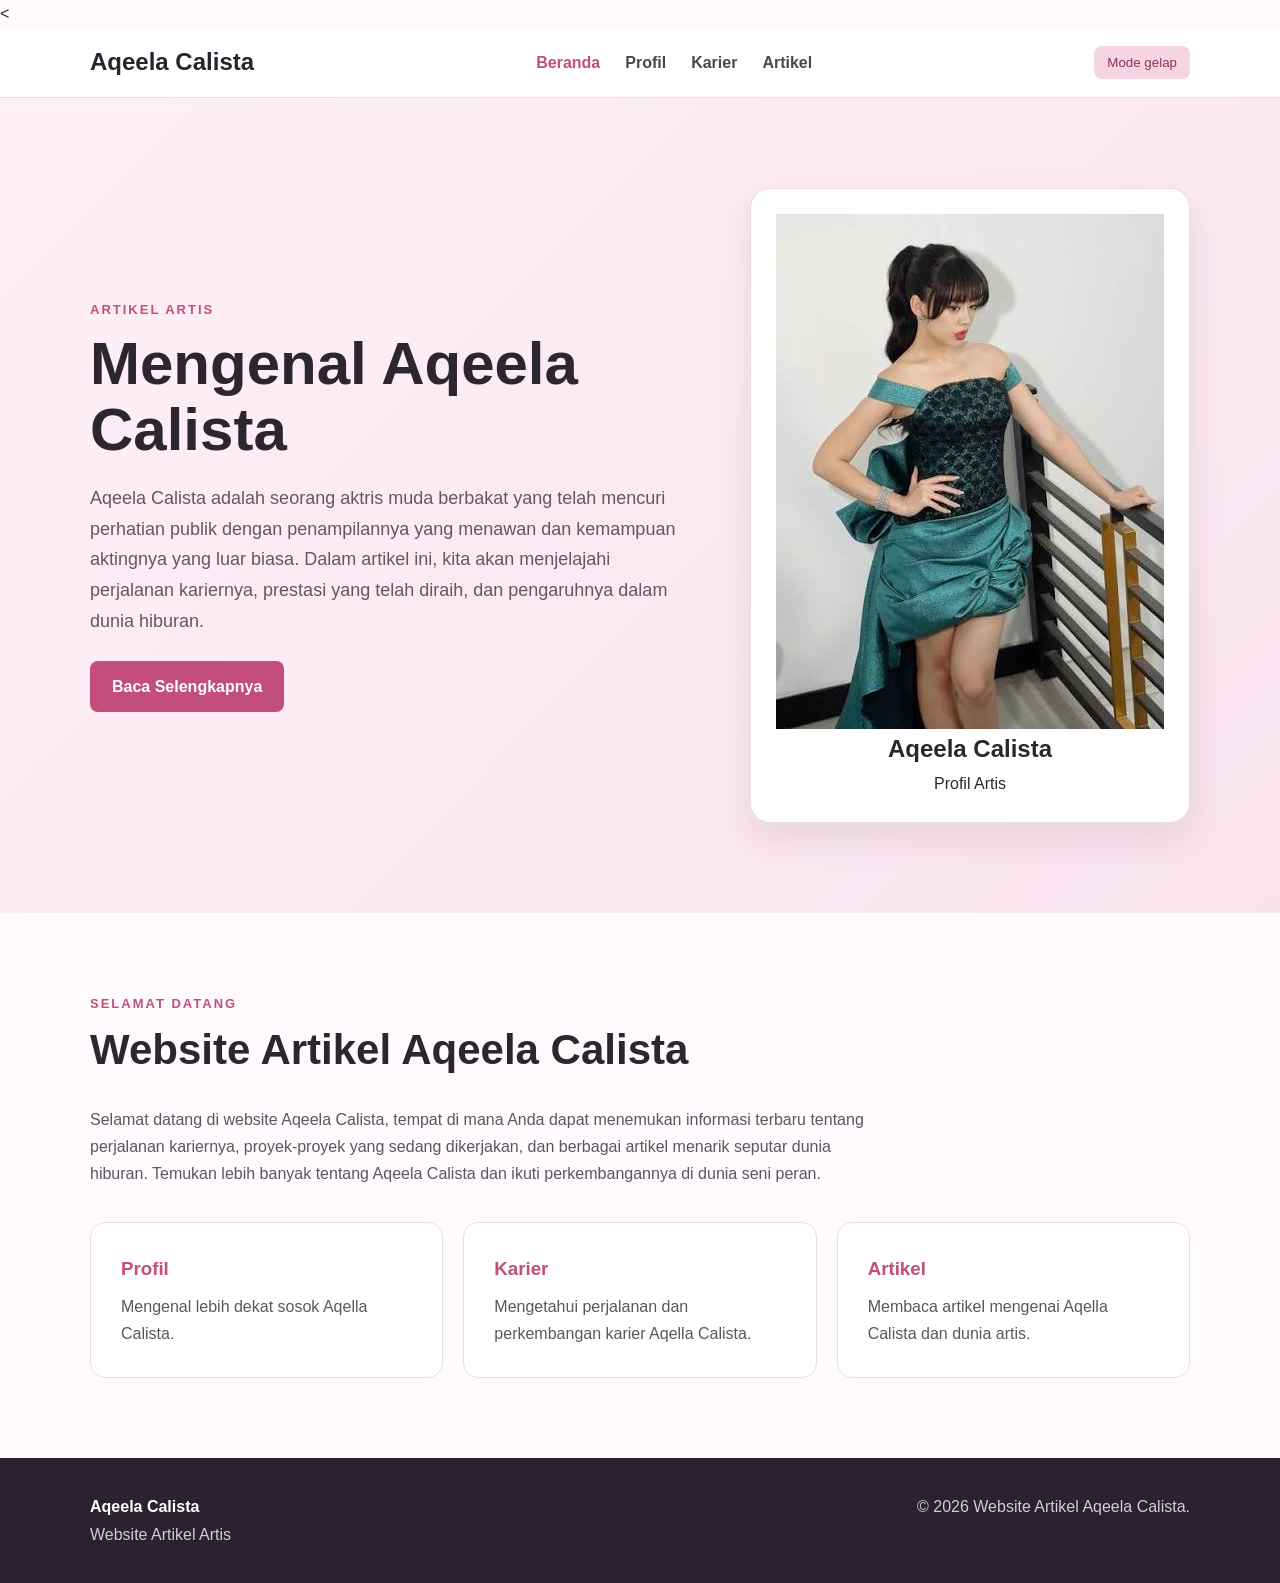
<file: index.html>
<<!DOCTYPE html>
<html lang="id">
    <head>
        <meta charset="UTF-8">
        <meta name="viewport" content="width=device-width, initial-scale=1.0">
        <meta name="description" content="Artikel tentang Aqeela Calista.">
        <title>Aqeela Calista - Artikel Artis</title>
        <link rel="stylesheet" href="style.css">
    </head>
    <body>
        <header>
            <div class="container header-content">
                <a href="index.html" class="logo">Aqeela Calista</a>

                <nav aria-label="Navigasi utama">
                    <a href="index.html" class="active">Beranda</a>
                    <a href="profil.html">Profil</a>
                    <a href="karier.html">Karier</a>
                    <a href="artikel.html">Artikel</a>
                </nav>

                <button id="modeButton" type="button">
                    Mode gelap
                </button>
            </div>
        </header>
        <main>
            <section class="hero">
                <div class="container hero-content">
                    <div class="hero-text">
                        <p class="label">
                            ARTIKEL ARTIS
                        </p>

                        <h1>Mengenal Aqeela Calista</h1>

                        <p class="intro">
                            Aqeela Calista adalah seorang aktris muda berbakat yang telah mencuri
                            perhatian publik dengan penampilannya yang menawan dan kemampuan aktingnya 
                            yang luar biasa. Dalam artikel ini, kita akan menjelajahi perjalanan kariernya,
                            prestasi yang telah diraih, dan pengaruhnya dalam dunia hiburan.
                        </p>

                        <a href="artikel.html" class="button">
                            Baca Selengkapnya
                        </a>
                    </div>

                    <div class="artist-card">
                        <img src="A4.jpg" alt="Aqeela Calista Tampil Menawan di Acara tersebut.">
                        <h2>Aqeela Calista</h2>
                        <p>Profil Artis</p>
                    </div>
                </div>
            </section>
            <section class="section">
                <div class="container">
                    <p class="label">
                        SELAMAT DATANG
                    </p>

                    <h2>Website Artikel Aqeela Calista</h2>

                    <p class="welcome-text">
                        Selamat datang di website Aqeela Calista, tempat di mana Anda dapat menemukan
                        informasi terbaru tentang perjalanan kariernya, proyek-proyek yang sedang dikerjakan,
                        dan berbagai artikel menarik seputar dunia hiburan. Temukan lebih banyak tentang Aqeela
                        Calista dan ikuti perkembangannya di dunia seni peran.
                    </p>
                    <div class="home-cards">
                        <a href="profil.html" class="home-card">
                            <h3>Profil</h3>
                            <p>Mengenal lebih dekat sosok Aqella Calista.</p>
                        </a>

                        <a href="karier.html" class="home-card">
                            <h3>Karier</h3>
                            <p>Mengetahui perjalanan dan perkembangan karier Aqella Calista.</p>
                        </a>

                        <a href="artikel.html" class="home-card">
                            <h3>Artikel</h3>
                            <p>Membaca artikel mengenai Aqella Calista dan dunia artis.</p>
                        </a>
                    </div>
                </div>
            </section>
        </main>
        <footer>
            <div class="container footer-content">
                <div>
                    <strong>Aqeela Calista</strong>
                    <p>Website Artikel Artis</p>
                </div>
                <p>© 2026 Website Artikel Aqeela Calista.</p>
            </div>
        </footer>
        <script src="script.js"></script>
    </body>
</html>
</file>
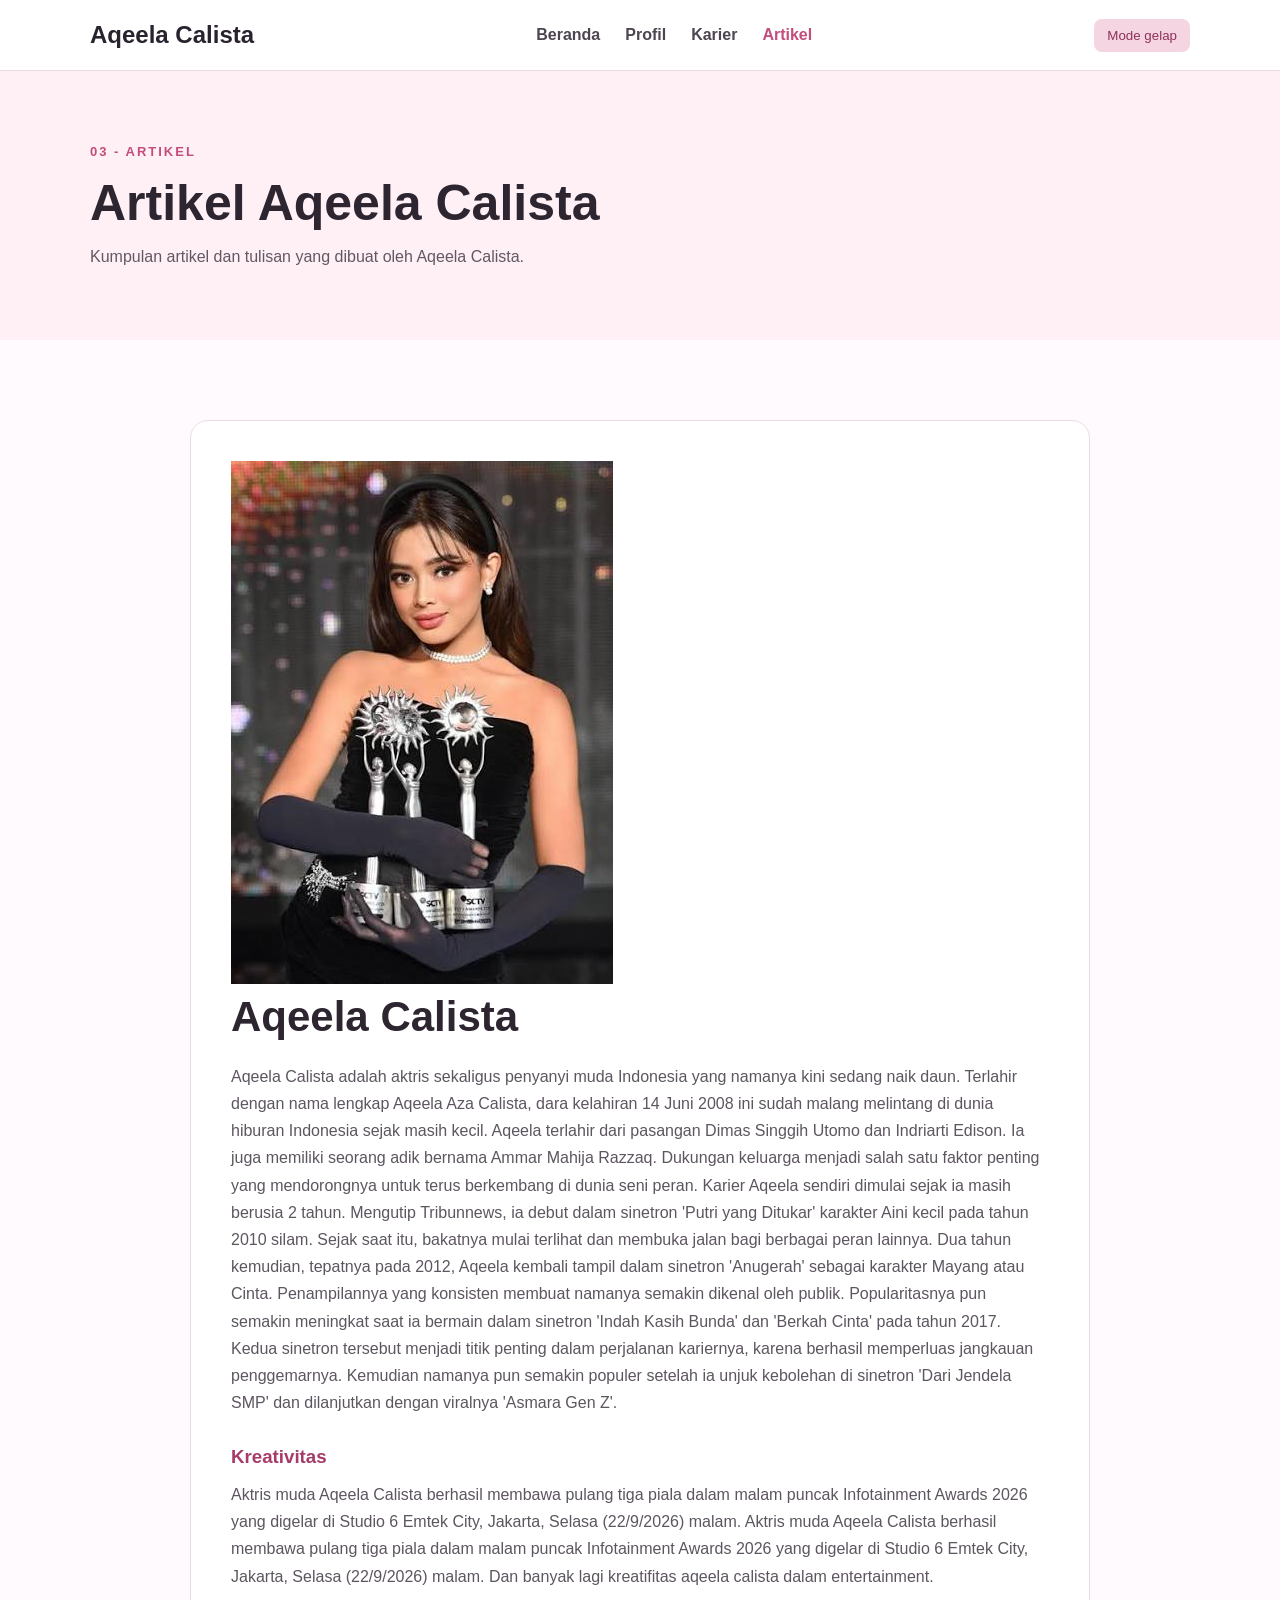
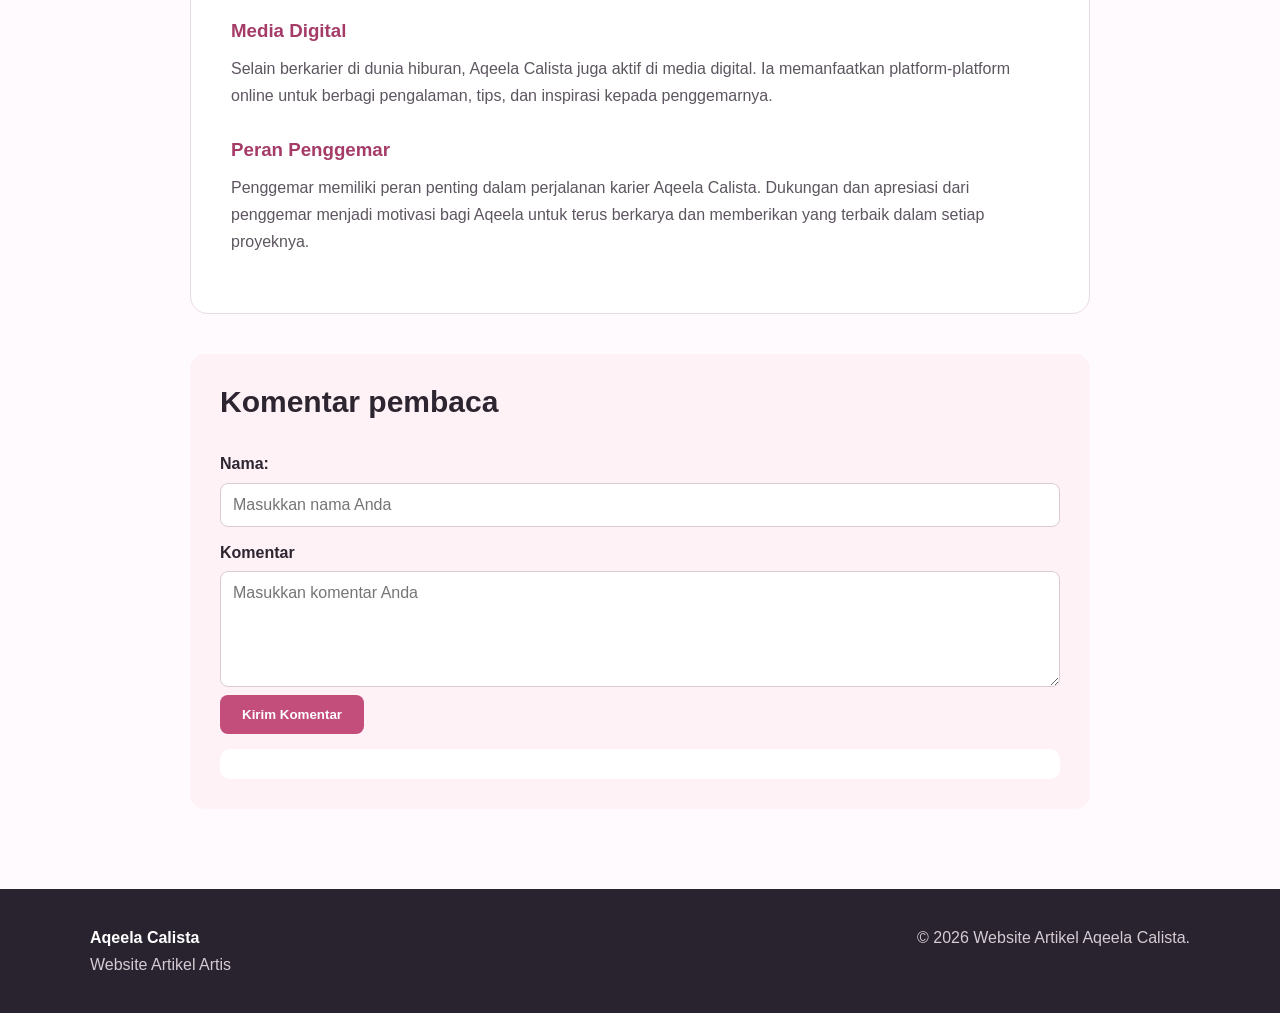
<file: artikel.html>
<!DOCTYPE html>
<html lang="id">
    <head>
        <meta charset="UTF-8">
        <meta name="viewport" content="width=device-width, initial-scale=1.0">
        <meta name="description" content="Artikel Aqeela Calista.">
        <title>Artikel Aqeela Calista</title>
        <link rel="stylesheet" href="style.css">
    </head>
    <body>
        <header>
            <div class="container header-content">
                <a href="index.html" class="logo">Aqeela Calista</a>
                <nav aria-label="Navigasi utama">
                    <a href="index.html">Beranda</a>
                    <a href="profil.html">Profil</a>
                    <a href="karier.html">Karier</a>
                    <a href="artikel.html" class="active">Artikel</a>
                </nav>
                <button id="modeButton" type="button">
                    Mode gelap
                </button>
            </div>
        </header>
        <main>
            <section class="page-header">
                <div class="container">
                    <p class="label">
                        03 - ARTIKEL
                    </p>
                    <h1>Artikel Aqeela Calista</h1>
                    <p>
                        Kumpulan artikel dan tulisan yang dibuat oleh Aqeela Calista.
                    </p>
                </div>
            </section>

            <section class="section">
                <div class="container article-container">
                    <article class="article-card">
                        <img src="A2.jpg" alt="Aqeela Calista mendapatkan penghargaan di acara sctv awards.">
                        <h2>Aqeela Calista</h2>
                        <p>
                            Aqeela Calista adalah aktris sekaligus penyanyi muda Indonesia yang namanya kini sedang 
                            naik daun. Terlahir dengan nama lengkap Aqeela Aza Calista, dara kelahiran 14 Juni 2008 
                            ini sudah malang melintang di dunia hiburan Indonesia sejak masih kecil. Aqeela terlahir 
                            dari pasangan Dimas Singgih Utomo dan Indriarti Edison. Ia juga memiliki seorang adik 
                            bernama Ammar Mahija Razzaq. Dukungan keluarga menjadi salah satu faktor penting yang 
                            mendorongnya untuk terus berkembang di dunia seni peran. Karier Aqeela sendiri dimulai 
                            sejak ia masih berusia 2 tahun. Mengutip Tribunnews, ia debut dalam sinetron 'Putri yang 
                            Ditukar' karakter Aini kecil pada tahun 2010 silam. Sejak saat itu, bakatnya mulai terlihat 
                            dan membuka jalan bagi berbagai peran lainnya. Dua tahun kemudian, tepatnya pada 2012, Aqeela 
                            kembali tampil dalam sinetron 'Anugerah' sebagai karakter Mayang atau Cinta. Penampilannya yang 
                            konsisten membuat namanya semakin dikenal oleh publik. Popularitasnya pun semakin meningkat saat 
                            ia bermain dalam sinetron 'Indah Kasih Bunda' dan 'Berkah Cinta' pada tahun 2017. Kedua sinetron 
                            tersebut menjadi titik penting dalam perjalanan kariernya, karena berhasil memperluas jangkauan 
                            penggemarnya. Kemudian namanya pun semakin populer setelah ia unjuk kebolehan di sinetron 'Dari Jendela SMP' 
                            dan dilanjutkan dengan viralnya 'Asmara Gen Z'.
                        </p>

                        <h3>Kreativitas</h3>
                        <p>
                            Aktris muda Aqeela Calista berhasil membawa pulang tiga piala dalam malam puncak Infotainment Awards 2026 
                            yang digelar di Studio 6 Emtek City, Jakarta, Selasa (22/9/2026) malam.
                            Aktris muda Aqeela Calista berhasil membawa pulang tiga piala dalam malam puncak Infotainment Awards 2026 
                            yang digelar di Studio 6 Emtek City, Jakarta, Selasa (22/9/2026) malam. Dan banyak lagi kreatifitas aqeela 
                            calista dalam entertainment.
                        </p>

                        <h3>Media Digital</h3>
                        <p>
                            Selain berkarier di dunia hiburan, Aqeela Calista juga aktif di media digital. 
                            Ia memanfaatkan platform-platform online untuk berbagi pengalaman, tips, dan 
                            inspirasi kepada penggemarnya.
                        </p>

                        <h3>Peran Penggemar</h3>
                        <p>
                            Penggemar memiliki peran penting dalam perjalanan karier Aqeela Calista. 
                            Dukungan dan apresiasi dari penggemar menjadi motivasi bagi Aqeela untuk 
                            terus berkarya dan memberikan yang terbaik dalam setiap proyeknya.
                        </p>
                    </article>

                    <div class="comment-box">
                        <h2>Komentar pembaca</h2>
                        <from id="commentForm">
                            <label for="name">Nama:</label>
                            <input type="text" id="nama" name="nama" placeholder="Masukkan nama Anda" required>
                            <label for="komentar">Komentar</label>
                            <textarea id="komentar" name="komentar" rows="5" placeholder="Masukkan komentar Anda" required></textarea>
                            <button type="submit" class="button">Kirim Komentar</button>
                        </form>
                        <div id="commentResult"></div>
                    </div>
                </div>
            </section>
        </main>
        <footer>
            <div class="container footer-content">
                <div>
                    <strong>Aqeela Calista</strong>
                    <p>Website Artikel Artis</p>
                </div>
                <p>© 2026 Website Artikel Aqeela Calista.</p>
            </div>
        </footer>
        <script src="script.js"></script>
    </body>
</html>
</file>
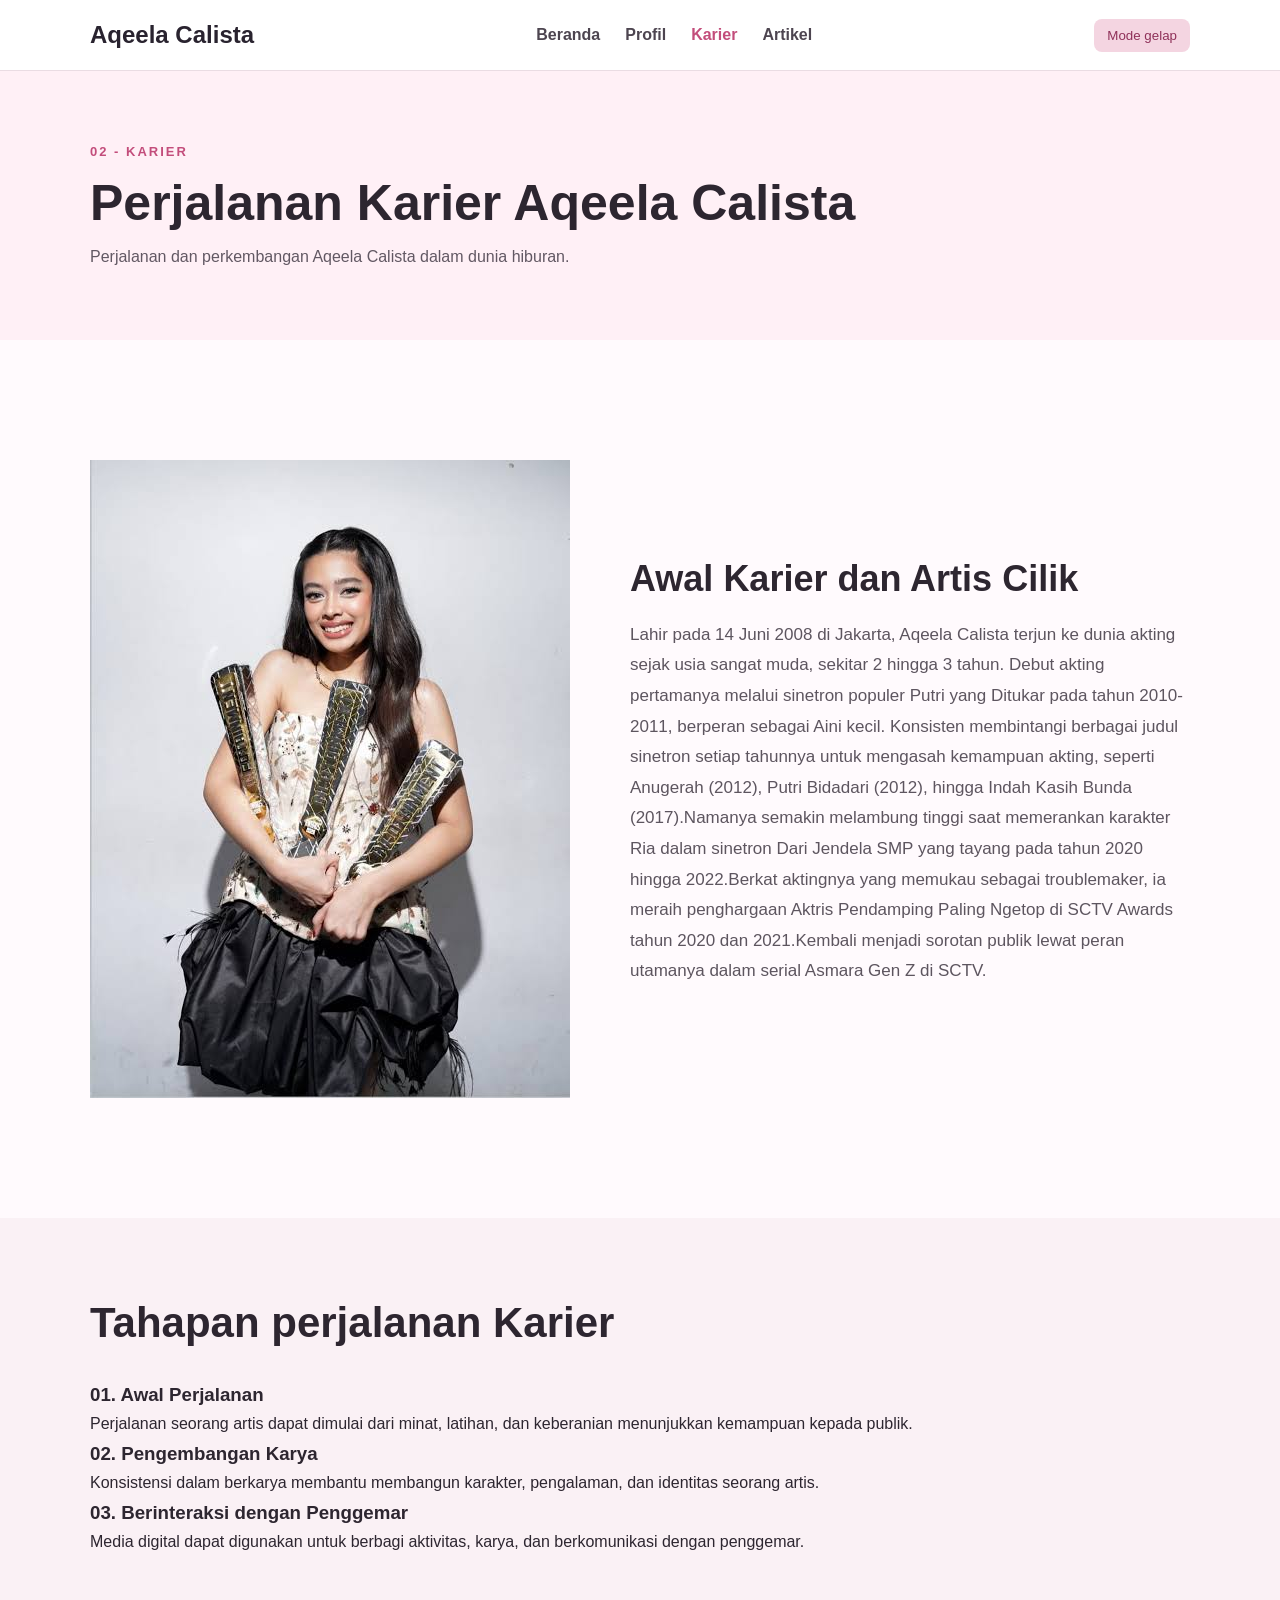
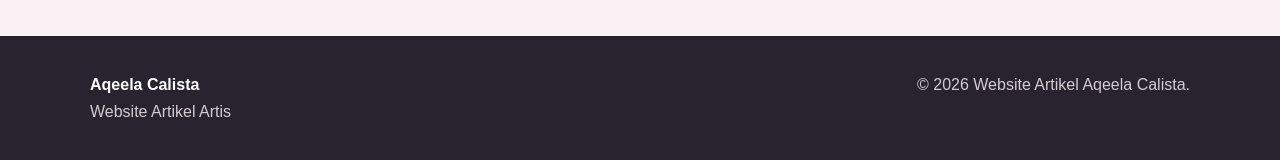
<file: karier.html>
<!DOCTYPE html>
<html lang="id">
    <head>
        <meta charset="UTF-8">
        <meta name="viewport" content="width=device-width, initial-scale=1.0">
        <meta name="description" content="Perjalanan Karier Aqeela Calista.">
        <title>Karier Aqeela Calista</title>
        <link rel="stylesheet" href="style.css">
    </head>
    <body>
        <header>
            <div class="container header-content">
                <a href="index.html" class="logo">Aqeela Calista</a>
                <nav aria-label="Navigasi utama">
                    <a href="index.html">Beranda</a>
                    <a href="profil.html">Profil</a>
                    <a href="karier.html" class="active">Karier</a>
                    <a href="artikel.html">Artikel</a>
                </nav>
                <button id="modeButton" type="button">
                    Mode gelap
                </button>
            </div>
        </header>
        <main>
            <section class="page-header">
                <div class="container">
                    <p class="label">
                        02 - KARIER
                    </p>
                    <h1>Perjalanan Karier Aqeela Calista</h1>
                    <p>
                        Perjalanan dan perkembangan Aqeela Calista dalam dunia hiburan.
                    </p>
                </div>
            </section>

            <section class="section">
                <div class="container career-intro">
                    <img src="A3.jpg" alt="Penghargaan yang diberika kepada Aqeela Calista">
                    <div>
                        <h2>Awal Karier dan Artis Cilik</h2>
                        <p>
                            Lahir pada 14 Juni 2008 di Jakarta, Aqeela Calista terjun ke dunia akting sejak 
                            usia sangat muda, sekitar 2 hingga 3 tahun. Debut akting pertamanya melalui sinetron
                            populer Putri yang Ditukar pada tahun 2010-2011, berperan sebagai Aini kecil. Konsisten
                            membintangi berbagai judul sinetron setiap tahunnya untuk mengasah kemampuan akting,
                            seperti Anugerah (2012), Putri Bidadari (2012), hingga Indah Kasih Bunda (2017).Namanya 
                            semakin melambung tinggi saat memerankan karakter Ria dalam sinetron Dari Jendela SMP 
                            yang tayang pada tahun 2020 hingga 2022.Berkat aktingnya yang memukau sebagai 
                            troublemaker, ia meraih penghargaan Aktris Pendamping Paling Ngetop di SCTV Awards tahun
                            2020 dan 2021.Kembali menjadi sorotan publik lewat peran utamanya dalam serial Asmara 
                            Gen Z di SCTV.
                        </p>
                    </div>
                </div>
            </section>

            <section class="section soft">
                <div class="container">
                    <h2>Tahapan perjalanan Karier</h2>
                    <div id="careerList" class="career-list">
                    </div>
                </div>    
            </section>
        </main>
        <footer>
            <div class="container footer-content">
                <div>
                    <strong>Aqeela Calista</strong>
                    <p>Website Artikel Artis</p>
                </div>
                <p>© 2026 Website Artikel Aqeela Calista.</p>
            </div>
        </footer>
        <script src="script.js"></script>
    </body>
</html>
</file>
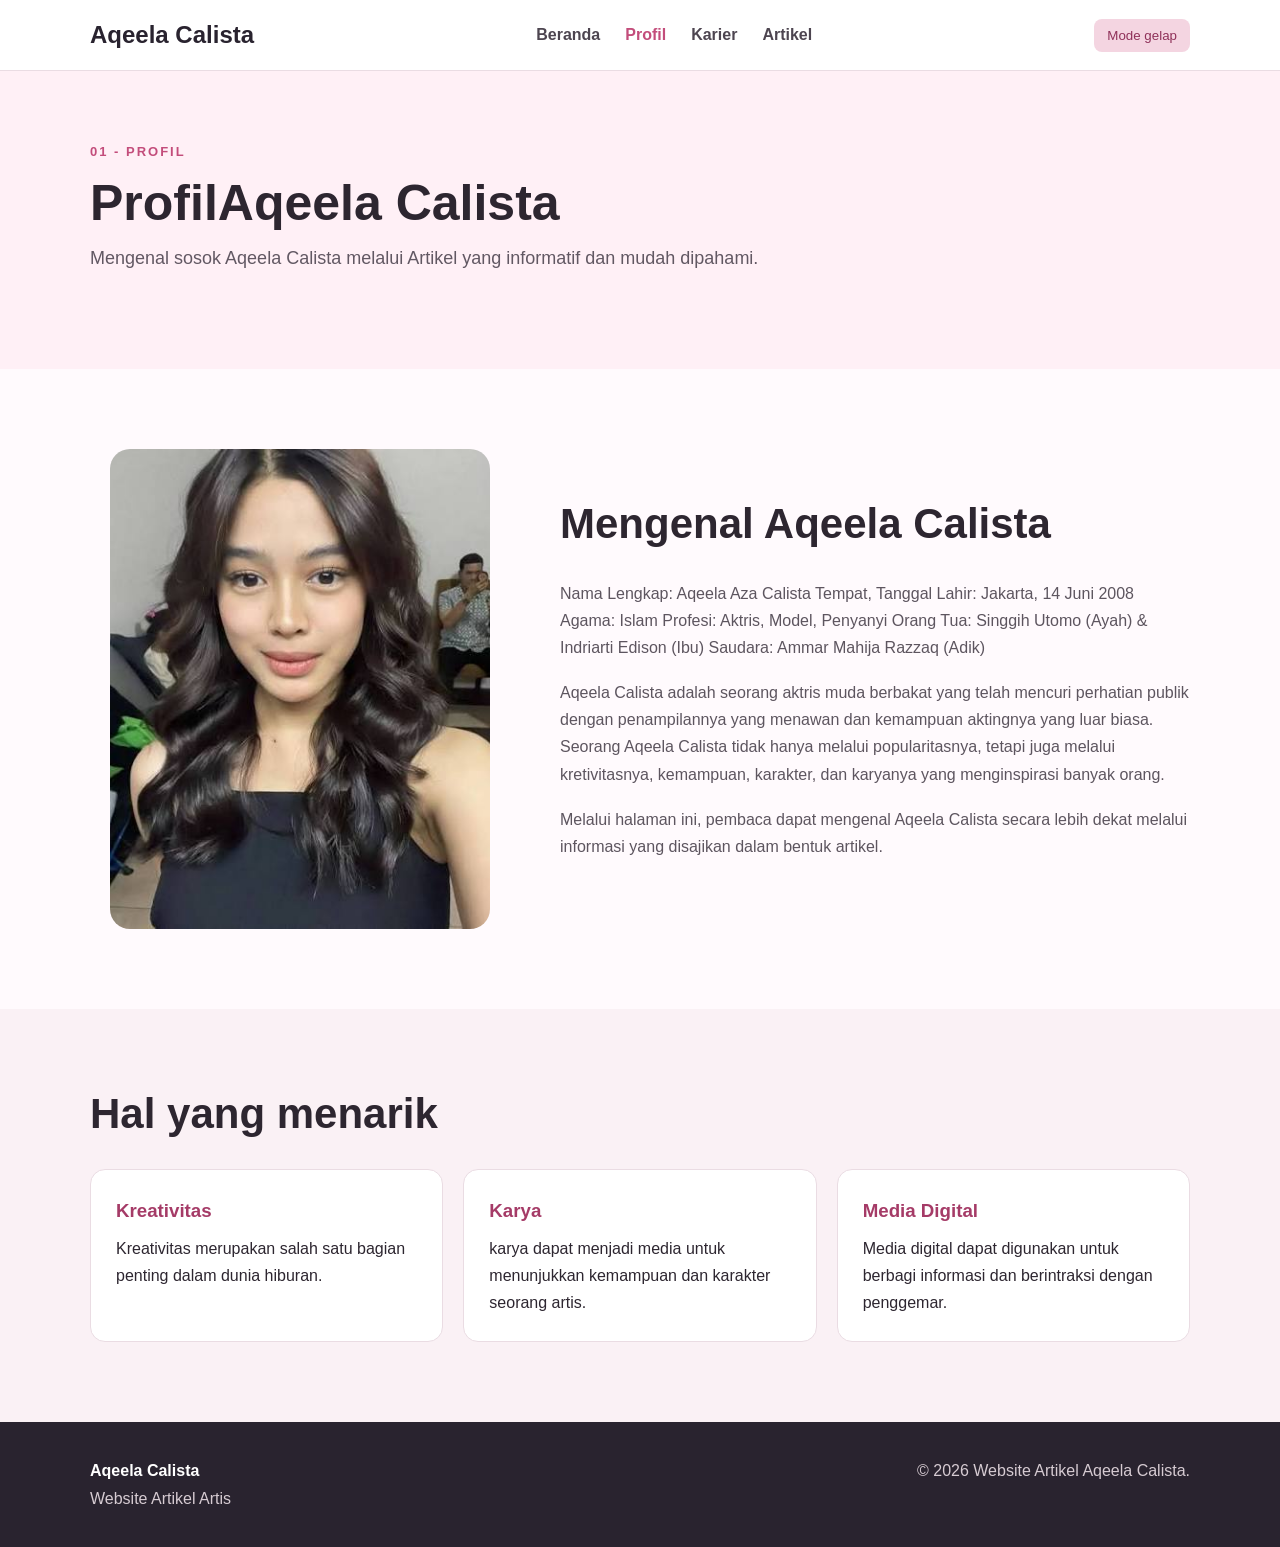
<file: profil.html>
<!DOCTYPE html>
<html lang="id">
<head>
    <meta charset="UTF-8">
    <meta name="viewport" content="width=device-width, initial-scale=1.0">
    <meta name="description" content="Profil Aqeela Calista.">
    <title>Profil Aqeela Calista</title>
    <link rel="stylesheet" href="style.css">
</head>
<body>
    <header>
        <div class="container header-content">
            <a href="index.html" class="logo">Aqeela Calista</a>

            <nav aria-label="Navigasi utama">
                <a href="index.html">Beranda</a>
                <a href="profil.html" class="active">Profil</a>
                <a href="karier.html">Karier</a>
                <a href="artikel.html">Artikel</a>
            </nav>

            <button id="modeButton" type="button">
                Mode gelap
            </button>
        </div>
    </header>
    <main>
        <section class="page-header">
            <div class="container">
                <div class="hero-text">
                    <p class="label">
                        01 - PROFIL
                    </p>

                    <h1> ProfilAqeela Calista</h1>

                    <p class="intro">
                        Mengenal sosok Aqeela Calista melalui Artikel yang informatif dan mudah dipahami.
                    </p>
                </div>
            </div>
        </section>

        <section class="section">
            <div class="container profile-layout">

                <div class="profile-image">
                    <img src="A1.jpg" alt=" Foto selfie Aqeela Calista ">
                </div>

                <article class="profile-content">
                    <h2>Mengenal Aqeela Calista</h2>

                    <p>
                        Nama Lengkap: Aqeela Aza Calista
                        Tempat, Tanggal Lahir: Jakarta, 14 Juni 2008
                        Agama: Islam
                        Profesi: Aktris, Model, Penyanyi
                        Orang Tua: Singgih Utomo (Ayah) & Indriarti Edison (Ibu)
                        Saudara: Ammar Mahija Razzaq (Adik)
                    </p>

                    <p>
                        Aqeela Calista adalah seorang aktris muda berbakat yang telah mencuri
                        perhatian publik dengan penampilannya yang menawan dan kemampuan aktingnya 
                        yang luar biasa. Seorang Aqeela Calista tidak hanya melalui popularitasnya, tetapi juga melalui
                        kretivitasnya, kemampuan, karakter, dan karyanya yang menginspirasi banyak orang.
                    </p>

                    <p>
                        Melalui halaman ini, pembaca dapat mengenal Aqeela Calista secara lebih dekat melalui
                        informasi yang disajikan dalam bentuk artikel.
                    </p>
                </article>
            </div>
        </section>

        <section class="section soft">
            <div class="container">
                <h2>Hal yang menarik</h2>

                <div class="info-cards">
                    <article class="info-card">
                        <h3>Kreativitas</h3>
                        <p>Kreativitas merupakan salah satu bagian penting dalam dunia hiburan.</p>
                    </article>

                    <article class="info-card">
                        <h3>Karya</h3>
                        <p>
                            karya dapat menjadi media untuk menunjukkan kemampuan dan karakter 
                            seorang artis.
                        </p>
                    </article>

                    <article class="info-card">
                        <h3>Media Digital</h3>
                        <p>
                            Media digital dapat digunakan untuk berbagi informasi dan berintraksi
                            dengan penggemar.
                        </p>
                    </article>
                </div>
            </div>
        </section>
    </main>
    <footer>
        <div class="container footer-content">
            <div>
                <strong>Aqeela Calista</strong>
                <p>Website Artikel Artis</p>
            </div>
            <p>© 2026 Website Artikel Aqeela Calista.</p>
        </div>
    </footer>
    <script src="script.js"></script>
</body>
</html>
</file>
<file: style.css>
* {
    margin: 0;
    padding: 0;
    box-sizing: border-box;
}


html {
    scroll-behavior: smooth;
}


body {
    font-family: Arial, sans-serif;

    line-height: 1.7;

    color: #2d2630;

    background: #fffafd;

    transition: 0.3s;
}


.container {
    width: 90%;

    max-width: 1100px;

    margin: auto;
}


/* =========================
   HEADER
========================= */

header {
    position: sticky;

    top: 0;

    z-index: 100;

    background: white;

    border-bottom: 1px solid #eadce3;
}


.header-content {
    min-height: 70px;

    display: flex;

    align-items: center;

    justify-content: space-between;

    gap: 20px;
}


.logo {
    color: #29232f;

    text-decoration: none;

    font-size: 24px;

    font-weight: bold;
}


.logo span {
    color: #c34d7b;
}


/* =========================
   NAVIGASI
========================= */

nav {
    display: flex;

    gap: 25px;
}


nav a {
    color: #4d4550;

    text-decoration: none;

    font-weight: bold;

    transition: 0.3s;
}


nav a:hover,
nav a.active {
    color: #c34d7b;
}


/* =========================
   MODE BUTTON
========================= */

#modeButton {
    border: none;

    padding: 9px 13px;

    border-radius: 8px;

    background: #f4d5e1;

    color: #8f3159;

    cursor: pointer;
}


/* =========================
   HERO
========================= */

.hero {
    padding: 90px 0;

    background: linear-gradient(
        135deg,
        #fff0f6,
        #f8e3ed
    );
}


.hero-content {
    display: grid;

    grid-template-columns: 1.3fr 0.7fr;

    gap: 60px;

    align-items: center;
}


.label {
    color: #c34d7b;

    font-size: 13px;

    font-weight: bold;

    letter-spacing: 2px;

    margin-bottom: 10px;
}


.hero h1 {
    font-size: 60px;

    line-height: 1.1;

    margin-bottom: 20px;
}


.hero h1 span {
    color: #c34d7b;
}


.intro {
    color: #625863;

    font-size: 18px;

    margin-bottom: 25px;
}


/* =========================
   BUTTON
========================= */

.button {
    display: inline-block;

    border: none;

    padding: 12px 22px;

    border-radius: 8px;

    background: #c34d7b;

    color: white;

    font-weight: bold;

    text-decoration: none;

    cursor: pointer;
}


.button:hover {
    background: #a83d67;
}


/* =========================
   FOTO ARTIS
========================= */

.artist-card {
    min-height: 400px;

    padding: 25px;

    background: white;

    border: 1px solid #eadce3;

    border-radius: 20px;

    display: flex;

    flex-direction: column;

    justify-content: center;

    align-items: center;

    text-align: center;

    box-shadow:
        0 15px 35px rgba(80, 40, 60, 0.1);
}


.artist-photo {
    width: 240px;

    height: 300px;

    object-fit: cover;

    border-radius: 20px;

    margin-bottom: 18px;
}


/* =========================
   SECTION
========================= */

.section {
    padding: 80px 0;
}


.section h2 {
    font-size: 42px;

    line-height: 1.2;

    margin-bottom: 30px;
}


/* =========================
   BERANDA CARD
========================= */

.welcome-text {
    max-width: 800px;

    color: #5d555f;

    margin-bottom: 35px;
}


.home-cards {
    display: grid;

    grid-template-columns:
        repeat(3, 1fr);

    gap: 20px;
}


.home-card {
    padding: 30px;

    background: white;

    border: 1px solid #eadce3;

    border-radius: 15px;

    text-decoration: none;

    color: #5d555f;

    transition: 0.3s;
}


.home-card:hover {
    transform: translateY(-5px);

    box-shadow:
        0 10px 25px rgba(80, 40, 60, 0.1);
}


.home-card h3 {
    color: #c34d7b;

    margin-bottom: 8px;
}


/* =========================
   HEADER HALAMAN
========================= */

.page-header {
    padding: 70px 0;

    background: #fff0f6;
}


.page-header h1 {
    font-size: 50px;

    line-height: 1.2;

    margin-bottom: 10px;
}


.page-header p:not(.label) {
    color: #625863;
}


/* =========================
   PROFIL
========================= */

.profile-layout {
    display: grid;

    grid-template-columns: 0.8fr 1.2fr;

    gap: 50px;

    align-items: center;
}


.profile-image img {
    width: 100%;

    max-width: 380px;

    height: 480px;

    object-fit: cover;

    border-radius: 20px;

    display: block;

    margin: auto;
}


.profile-content p {
    color: #5d555f;

    margin-bottom: 18px;
}


.soft {
    background: #faf1f5;
}


.info-cards {
    display: grid;

    grid-template-columns:
        repeat(3, 1fr);

    gap: 20px;
}


.info-card {
    padding: 25px;

    background: white;

    border: 1px solid #eadce3;

    border-radius: 15px;
}


.info-card h3 {
    color: #a53b67;

    margin-bottom: 8px;
}


/* =========================
   KARIER
========================= */

.career-intro {
    width: 100%;
    max-width: 1100px;
    margin: 0 auto;

    display: flex;
    align-items: center;

    gap: 60px;

    padding: 40px 0;
}

.career-intro .career-photo {
    width: 320px;
    height: 420px;

    flex-shrink: 0;

    object-fit: cover;

    display: block;

    border-radius: 20px;
}

.career-intro > div {
    flex: 1;
    min-width: 0;
}

.career-intro h2 {
    font-size: 36px;

    line-height: 1.2;

    margin: 0 0 20px 0;

    color: #2d2630;
}

.career-intro p {
    font-size: 17px;

    line-height: 1.8;

    margin: 0 0 15px 0;

    color: #5d555f;
}


/* =========================
   ARTIKEL
========================= */

.article-container {
    max-width: 900px;
}


.article-card {
    padding: 40px;

    background: white;

    border: 1px solid #eadce3;

    border-radius: 18px;
}


.article-photo {
    width: 100%;

    height: 400px;

    object-fit: cover;

    border-radius: 15px;

    margin-bottom: 30px;
}


.article-card h2 {
    margin-bottom: 20px;
}


.article-card h3 {
    color: #a53b67;

    margin: 25px 0 8px;
}


.article-card p {
    color: #5d555f;

    margin-bottom: 18px;
}


/* =========================
   KOMENTAR
========================= */

.comment-box {
    margin-top: 40px;

    padding: 30px;

    background: #fff2f7;

    border-radius: 15px;
}


.comment-box h2 {
    font-size: 30px;
}


form {
    background: white;

    padding: 25px;

    border-radius: 12px;
}


label {
    display: block;

    margin: 12px 0 5px;

    font-weight: bold;
}


input,
textarea {
    width: 100%;

    padding: 12px;

    border: 1px solid #d9cbd3;

    border-radius: 8px;

    font-size: 16px;

    font-family: Arial, sans-serif;
}


textarea {
    resize: vertical;
}


form .button {
    margin-top: 15px;
}


#commentResult {
    margin-top: 15px;

    padding: 15px;

    background: white;

    border-radius: 10px;
}


/* =========================
   FOOTER
========================= */

footer {
    padding: 35px 0;

    background: #29232f;

    color: white;
}


.footer-content {
    display: flex;

    justify-content: space-between;

    gap: 25px;
}


footer p {
    color: #d6cbd2;
}


/* =========================
   MODE GELAP
========================= */

body.dark {
    color: #f4edf2;

    background: #211c22;
}


body.dark header {
    background: #29232b;

    border-color: #413740;
}


body.dark .logo {
    color: white;
}


body.dark nav a {
    color: #eee5eb;
}


body.dark .hero {
    background: #30262e;
}


body.dark .page-header {
    background: #30262e;
}


body.dark .artist-card,
body.dark .home-card,
body.dark .info-card,
body.dark .career-item,
body.dark .article-card,
body.dark form,
body.dark #commentResult {
    background: #2c262e;

    border-color: #443a43;
}


body.dark .welcome-text,
body.dark .profile-content p,
body.dark .career-intro p,
body.dark .career-item p,
body.dark .article-card p {
    color: #d2c6ce;
}


body.dark .soft,
body.dark .comment-box {
    background: #272127;
}


/* =========================
   RESPONSIVE TABLET
========================= */

@media (max-width: 768px) {

    .header-content {
        flex-direction: column;

        padding: 15px 0;
    }


    nav {
        flex-wrap: wrap;

        justify-content: center;

        gap: 14px;
    }


    .hero {
        padding: 60px 0;
    }


    .hero-content,
    .profile-layout,
    .career-intro {
        grid-template-columns: 1fr;
    }


    .home-cards,
    .info-cards,
    .career-list {
        grid-template-columns: 1fr;
    }


    .hero h1 {
        font-size: 45px;
    }


    .page-header h1 {
        font-size: 40px;
    }


    .artist-photo {
        width: 200px;

        height: 270px;
    }


    .career-photo {
        width: 100%;

        max-width: 350px;

        margin: auto;
    }


    .profile-image img {
        max-width: 350px;
    }


    .footer-content {
        flex-direction: column;
    }

}


/* =========================
   RESPONSIVE HP
========================= */

@media (max-width: 480px) {

    .container {
        width: 92%;
    }


    nav a {
        font-size: 13px;
    }


    #modeButton {
        font-size: 12px;
    }


    .hero h1 {
        font-size: 38px;
    }


    .section {
        padding: 60px 0;
    }


    .section h2 {
        font-size: 32px;
    }


    .page-header h1 {
        font-size: 34px;
    }


    .article-card,
    .comment-box {
        padding: 22px;
    }


    .article-photo {
        height: 280px;
    }

}
</file>
